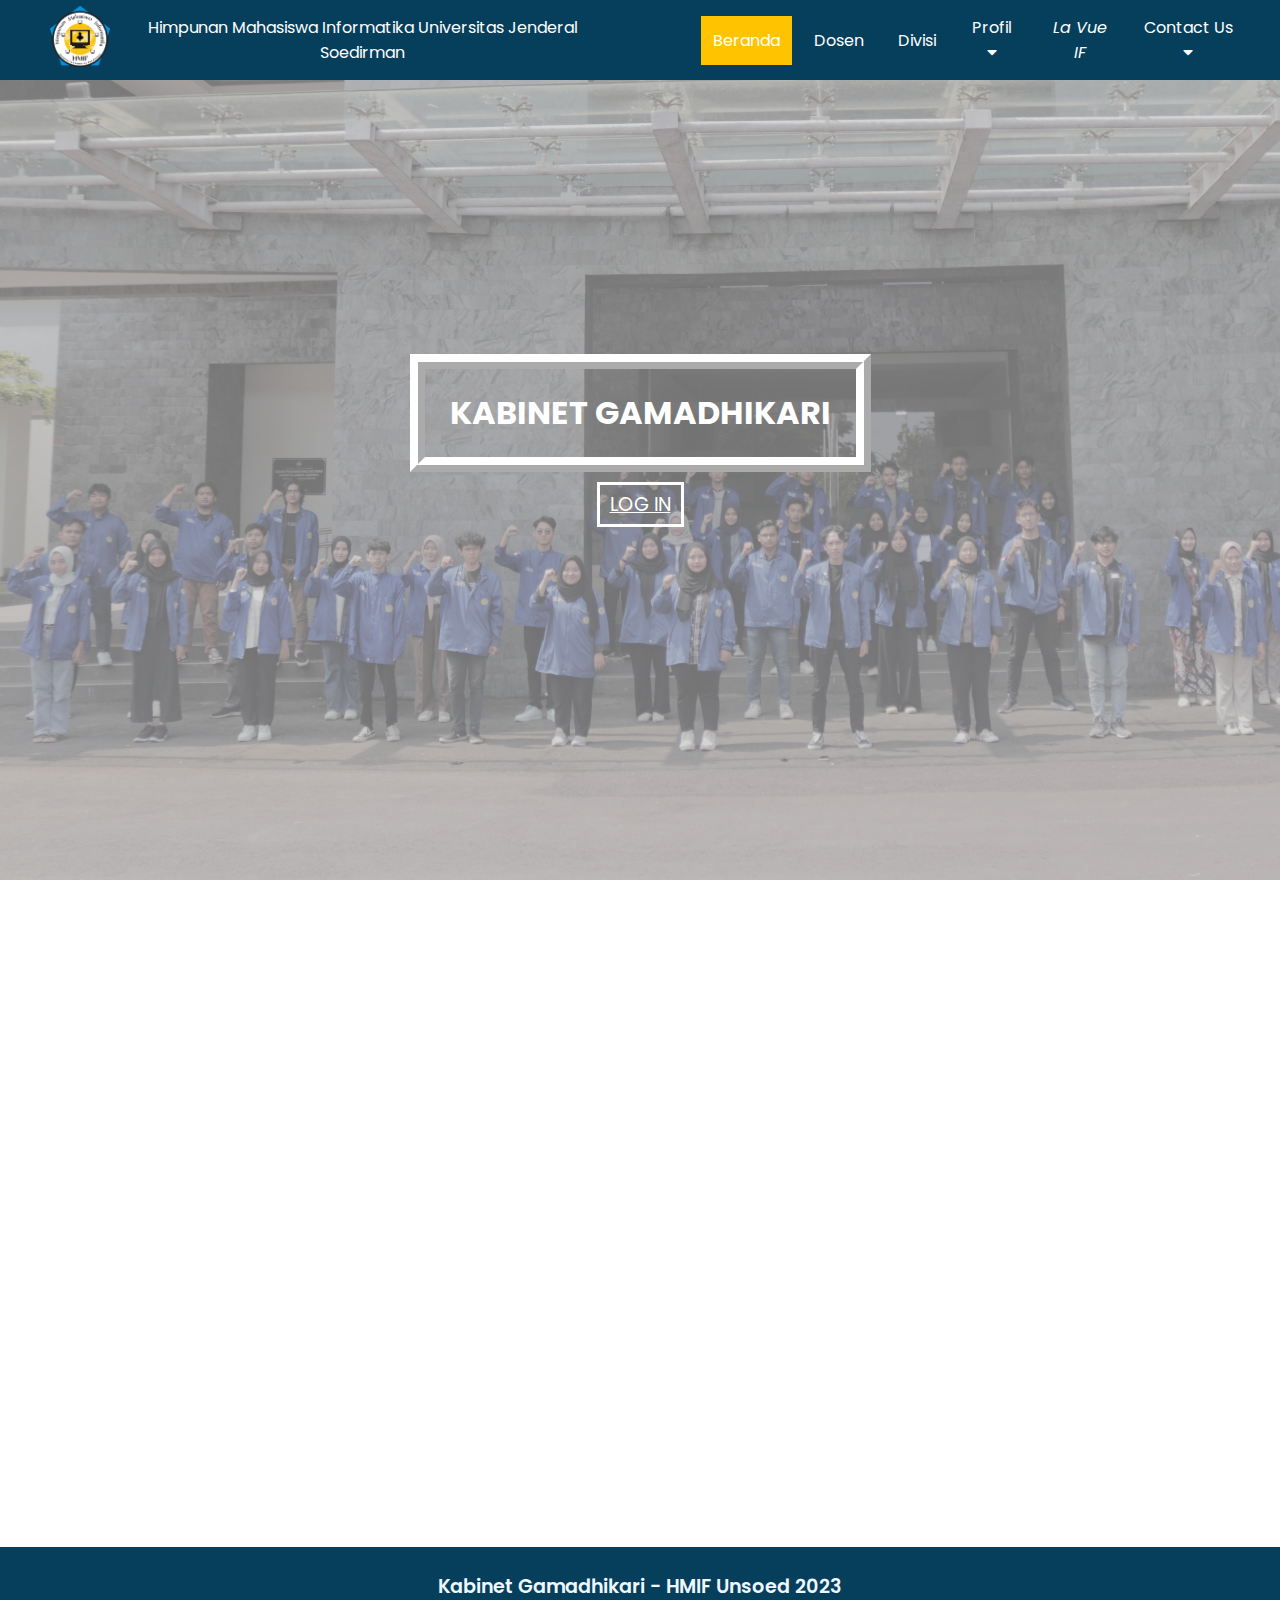
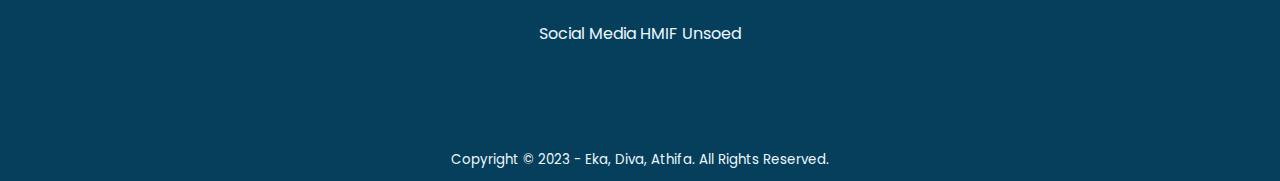
<file: index.html>
<!DOCTYPE html>
<html>
<head>

	<link rel="stylesheet" type="text/css" href="navbar.css">
    <link rel="stylesheet" type="text/css" href="style.css">
	<link rel="stylesheet" type="text/css" href="https://cdnjs.cloudflare.com/ajax/libs/font-awesome/5.13.0/css/all.min.css">
	<link rel="shortcut icon" href="logo.png">
    <link rel="preconnect" href="https://fonts.googleapis.com">
    <link rel="preconnect" href="https://fonts.gstatic.com" crossorigin>
    <link href="https://fonts.googleapis.com/css2?family=Poppins:wght@500;800&display=swap" rel="stylesheet">
    <script src="https://code.jquery.com/jquery-3.5.1.min.js" integrity="sha256-9/aliU8dGd2tb6OSsuzixeV4y/faTqgFtohetphbbj0=" crossorigin="anonymous"></script>
    <title>HMIF UNSOED</title>
    
    <style type="text/css">
        
    </style>
</head>
<body>
    <div class="fContainer">
        <!-- TOPBAR -->
        <nav class="wrapper">
            <div class="logo">
                <div><img src="logo.png" style="width: 60px;" alt=""></div>
                <div class="title">Himpunan Mahasiswa Informatika Universitas Jenderal Soedirman</div>
            </div>
            <ul class="navigation">
                <li class="active"><a href="index.html">Beranda</a></li>
                <li><a href="dosen.html">Dosen</a></li>
                <li><a href="divisi.html">Divisi</a></li>
                <div class="dropdown">
                    <button class="dropbtn">Profil 
                    <i class="fa fa-caret-down"></i>
                    </button>
                    <div class="dropdown-content">
                    <a href="sejarah.html">Sejarah HMIF</a>
                    <a href="kabinet.html">Kabinet</a>
                    </div>
                </div>
                <li><a href="lvi.html"><i>La Vue IF</i></a></li>
                <div class="dropdown">
                    <button class="dropbtn">Contact Us 
                      <i class="fa fa-caret-down"></i>
                    </button>
                    <div class="dropdown-content">
                      <a href="contact.html">Contact</a>
                      <a href="team.html">Team</a>
                    </div>
                </div>
            </ul>
        </nav>
        <!-- BANNER HIMA -->
        <section class="banner tile">
            <h1>KABINET GAMADHIKARI</h1>
            <a href="login.html">LOG IN</a>
        </section>
        <!-- HOME PAGE -->
        <div class="filosofi tile">
                <div class="kirihome tile">
                    <img src="gamadhikari.png" width="60%">
                </div>
                <div class="kananhome tile">
                <div class="gamadhikari"><h1>GAMADHIKARI</h1></div> 
                    <div class="konten">
                        <p class="konten">
                            <p ><h2>Arti Gamadhikari-</h2></p>
                            Memiliki arti perjalanan istimewa, dengan harapan semoga HMIF selama satu periode ini pengurusnya menjalani perjalanan dengan istimewa,
                            dengan perjalanan yang mereka lalui sampai akhir mereka merasa kalau perjalanan mereka itu istimewa <br>
                        
                            <p class="filos"><h2>Filosofi Logo-</h2></p>
                            Burung merupakan hewan yang melambangkan sebuah perjalanan panjang. Hal ini menginterpretasikan perjalanan istimewa yang akan HMIF 
                            lewati selama satu kepengurusan. 8 gerigi mewakili 8 divisi HMIF Unsoed yang terus bergerak dan bekerja keras terus menerus untuk 
                            mencapai tujuan bersama. Warna biru melambangkan hubungan profesionalitas, percaya diri, kecerdasan dan simbol kekuatan. Sedangkan 
                            warna kuning melambangkan kreatifitas, kecerdasan, inovatif dan bijaksana yang harapannya bisa dimiliki oleh pengurus HMIF Unsoed 2023.
                        </p>
                
                    </div>
                </div>
        </div>
        <!-- SCRIPT ANIMASI -->
        <script>
            let elementsArray = document.querySelectorAll(".tile");
            console.log(elementsArray);
            window.addEventListener('scroll', fadeIn ); 
            function fadeIn() {
                for (var i = 0; i < elementsArray.length; i++) {
                    var elem = elementsArray[i]
                    var distInView = elem.getBoundingClientRect().top - window.innerHeight + 20;
                    if (distInView < 0) {
                        elem.classList.add("inView");
                    } else {
                        elem.classList.remove("inView");
                    }
                }
            }
            fadeIn();
          </script>
        <!-- FOOTER -->
            <div class="footer">
                <div class="footer-content">
                    <p class="footer-title">Kabinet Gamadhikari - HMIF Unsoed 2023</p>
                    <p class="footer-isi">Social Media HMIF Unsoed</p>
                    <div class="social-media">
                    <ul class="sosmed">
                        <li><a href="https://youtube.com/@HMIFUnsoed"><i class="fab fa-youtube fa-2x"></i></a></li>
                        <li><a href="https://www.tiktok.com/@hmifunsoed?_t=8cd3JTBdD73&_r=1"><i class="fab fa-tiktok fa-2x"></i></a></li>
                        <li><a href="https://instagram.com/hmifunsoed?igshid=MzRlODBiNWFlZA=="><i class="fab fa-instagram fa-2x"></i></a></li>
                    </ul>
                </div>
                <div class="cop">
                <small>Copyright &copy; 2023 - Eka, Diva, Athifa. All Rights Reserved.</small> 
            </div>

    </div>
    
</body>
</html>
</file>
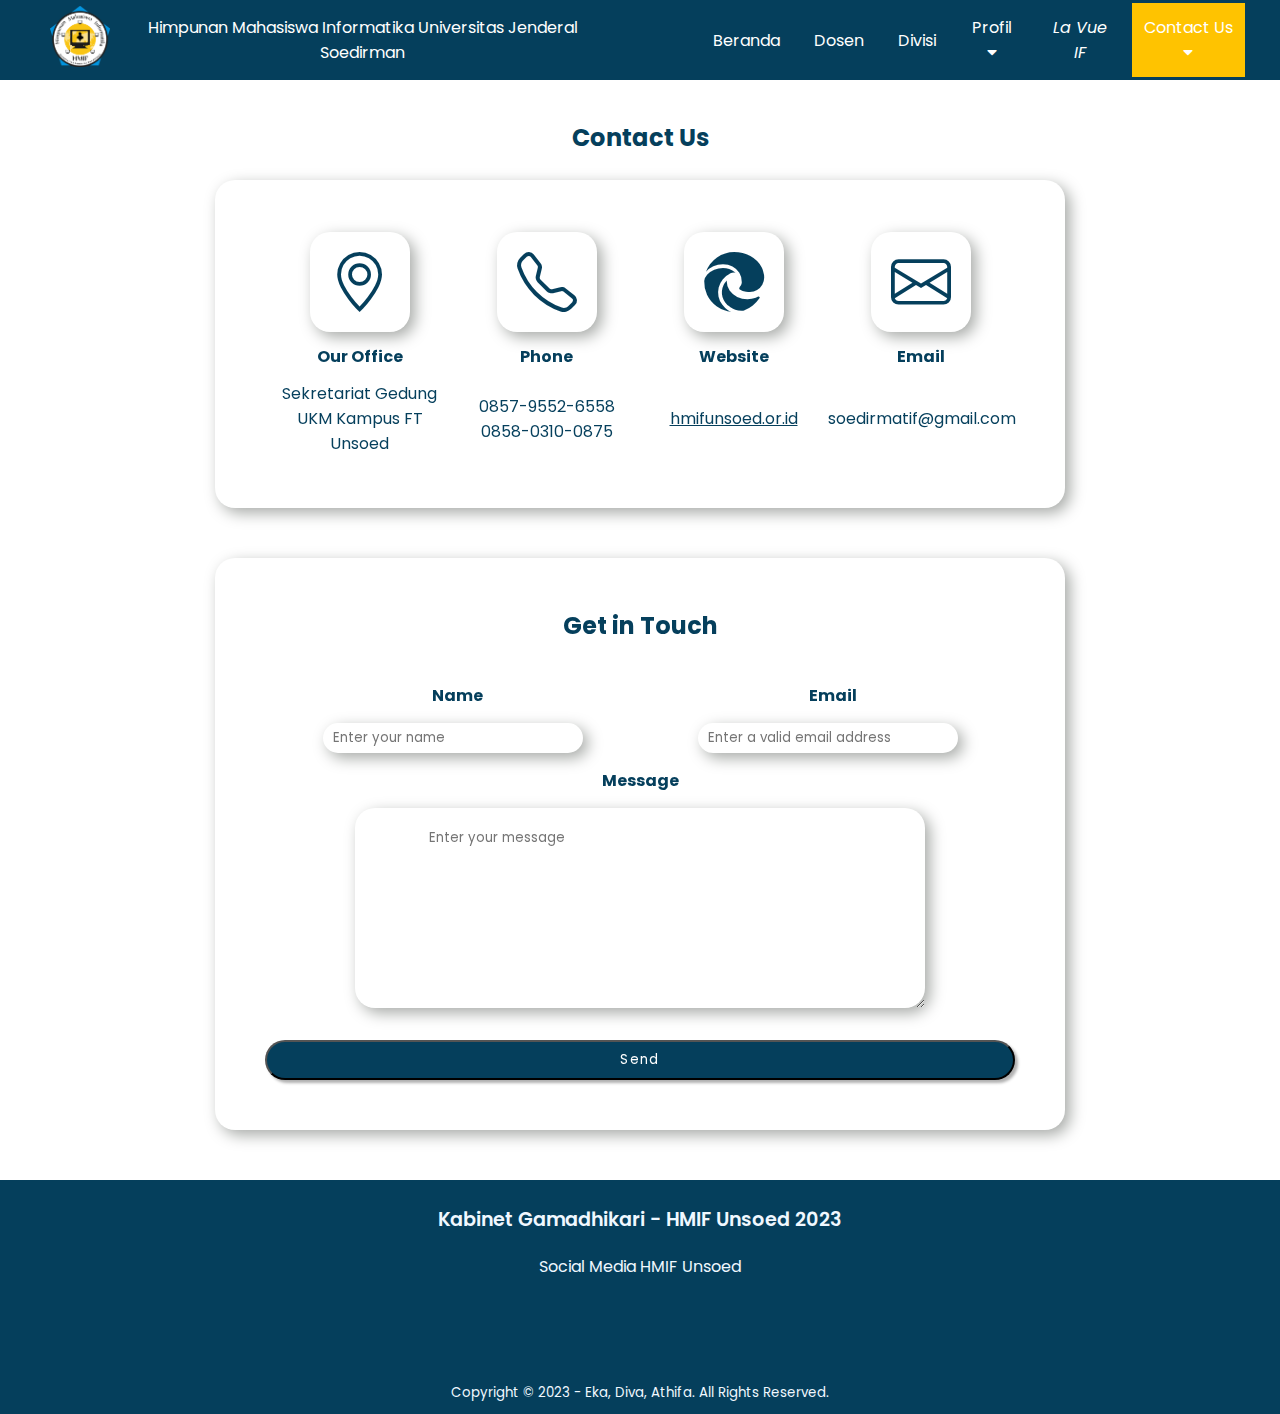
<file: contact.html>
<!DOCTYPE html>
<html>
<head>
    <link rel="stylesheet" type="text/css" href="navbar.css">
    <link rel="stylesheet" href="kontak.css">
    <link rel="stylesheet" href="lvi.css">
    <link rel="stylesheet" href="footer.css">
    <link rel="stylesheet" href="https://cdn.jsdelivr.net/npm/bootstrap-icons@1.10.5/font/bootstrap-icons.css">
	<link rel="stylesheet" type="text/css" href="https://cdnjs.cloudflare.com/ajax/libs/font-awesome/5.13.0/css/all.min.css">
	<link rel="shortcut icon" href="logo.png">
    <link rel="preconnect" href="https://fonts.googleapis.com">
    <link rel="preconnect" href="https://fonts.gstatic.com" crossorigin>
    <link href="https://fonts.googleapis.com/css2?family=Poppins:wght@500;800&display=swap" rel="stylesheet">
    <script src="https://code.jquery.com/jquery-3.5.1.min.js" integrity="sha256-9/aliU8dGd2tb6OSsuzixeV4y/faTqgFtohetphbbj0=" crossorigin="anonymous"></script>
    <title>Contact Us</title>
    
    <style type="text/css">
        
    </style>
</head>
<body>
    <div class="fContainer">
        <nav class="wrapper">
            <div class="logo">
                <div><img src="logo.png" style="width: 60px;" alt=""></div>
                <div class="title">Himpunan Mahasiswa Informatika Universitas Jenderal Soedirman</div>
            </div>
            <ul class="navigation">
                <li><a href="index.html">Beranda</a></li>
                <li><a href="dosen.html">Dosen</a></li>
                <li><a href="divisi.html">Divisi</a></li>
                <div class="dropdown">
                    <div class="dropbtn">Profil 
                    <i class="fa fa-caret-down"></i>
                    </div>
                    <div class="dropdown-content">
                    <a href="sejarah.html">Sejarah HMIF</a>
                    <a href="kabinet.html">Kabinet</a>
                    </div>
                </div>
                <li><a href="lvi.html"><i>La Vue IF</i></a></li>
                <div class="dropdown">
                    <div class="active">
                        <div class="dropbtn">Contact Us 
                        <i class="fa fa-caret-down"></i>
                        </div>
                        <div class="dropdown-content">
                        <a href="contact.html">Contact</a>
                        <a href="team.html">Team</a>
                        </div>
                    </div>
                </div>
            </ul>
        </nav>
        <div class="labeljudul center tile">
            <H2>Contact Us</H2><br>
        </div>
        <div class="container tile">
            <table>
                    <tr>
                        <td>
                            <div class="bi bi-geo-alt item" style="font-size: 60px;">
                            </div>
                        </td>
                        <td>
                            <div class="bi bi-telephone item" style="font-size: 60px;">
                            </div>
                        </td>
                        <td>
                            <div class="bi bi-browser-edge item" style="font-size: 60px;">
                            </div>
                        </td>
                        <td>
                            <div class="bi bi-envelope item" style="font-size: 60px;">
                            </div>
                        </td>
                    </tr>
                    <tr>
                        <td>
                            <div class="center">
                                <h4>Our Office</h4>
                            </div>
                        </td>
                        <td>
                            <div class="center">
                                <h4>Phone</h4>
                            </div>
                        </td>
                        <td>
                            <div class="center">
                                <h4>Website</h4>
                            </div>
                            
                        </td>
                        <td>
                            <div class="center">
                                <h4>Email</h4>
                            </div>
                            
                        </td>
                    </tr>
                </tr>
                <tr>
                    <td>
                        <div class="center" id="teksnya">
                            Sekretariat Gedung UKM Kampus FT Unsoed
                        </div>
                    </td>
                    <td>
                        <div class="center">
                            0857-9552-6558 <br>
                            0858-0310-0875
                        </div>
                    </td>
                    <td>
                        <div class="center">
                            <a href="https://www.hmifunsoed.or.id">hmifunsoed.or.id</a>
                        </div>
                    </td>
                    <td>
                        <div class="center">
                            soedirmatif@gmail.com
                        </div>
                    </td>
                </tr>
            </table>
        </div>
    <div class="container tile">
        <div>
          <h2 class="center">Get in Touch</h2>
        </div>
        <br>
        <form class="center" class="form" action="kontak.html" method="post">
          <div class="row">
              <div class="flex">
                <label for="Nama" class="label">Name</label>
                <input class="input" type="text" name="Nama" id="Nama" placeholder="Enter your name" required>
              </div>
              <div class="flex">
                <label for="Email" class="label">Email</label>
                <input class="input" type="email" name="email" id="email" placeholder="Enter a valid email address" required>
              </div>
          </div>
          <div>
            <label for="KritikdanSaran" class="label-kritik">Message</label>
                <textarea class="kritik" name="Komentar" id="kometar" cols="48" rows="10" placeholder="
                Enter your message" required></textarea>
          </div>
          <div>
            <br>
            <button class="btn">Send</button>
          </div>
        </form>
      </div>
      <script>
        let elementsArray = document.querySelectorAll(".tile");
        console.log(elementsArray);
        window.addEventListener('scroll', fadeIn ); 
        function fadeIn() {
            for (var i = 0; i < elementsArray.length; i++) {
                var elem = elementsArray[i]
                var distInView = elem.getBoundingClientRect().top - window.innerHeight + 20;
                if (distInView < 0) {
                    elem.classList.add("inView");
                } else {
                    elem.classList.remove("inView");
                }
            }
        }
        fadeIn();
      </script>

<div class="footer">
    <div class="footer-content">
        <p class="footer-title">Kabinet Gamadhikari - HMIF Unsoed 2023</p>
        <p class="footer-isi">Social Media HMIF Unsoed</p>
        <div class="social-media">
        <ul class="sosmed">
            <li><a href="https://youtube.com/@HMIFUnsoed"><i class="fab fa-youtube fa-2x"></i></a></li>
            <li><a href="https://www.tiktok.com/@hmifunsoed?_t=8cd3JTBdD73&_r=1"><i class="fab fa-tiktok fa-2x"></i></a></li>
            <li><a href="https://instagram.com/hmifunsoed?igshid=MzRlODBiNWFlZA=="><i class="fab fa-instagram fa-2x"></i></a></li>
        </ul>
    </div>
    <div class="cop">
    <small>Copyright &copy; 2023 - Eka, Diva, Athifa. All Rights Reserved.</small> 
</div>
</body>
</html>
</file>
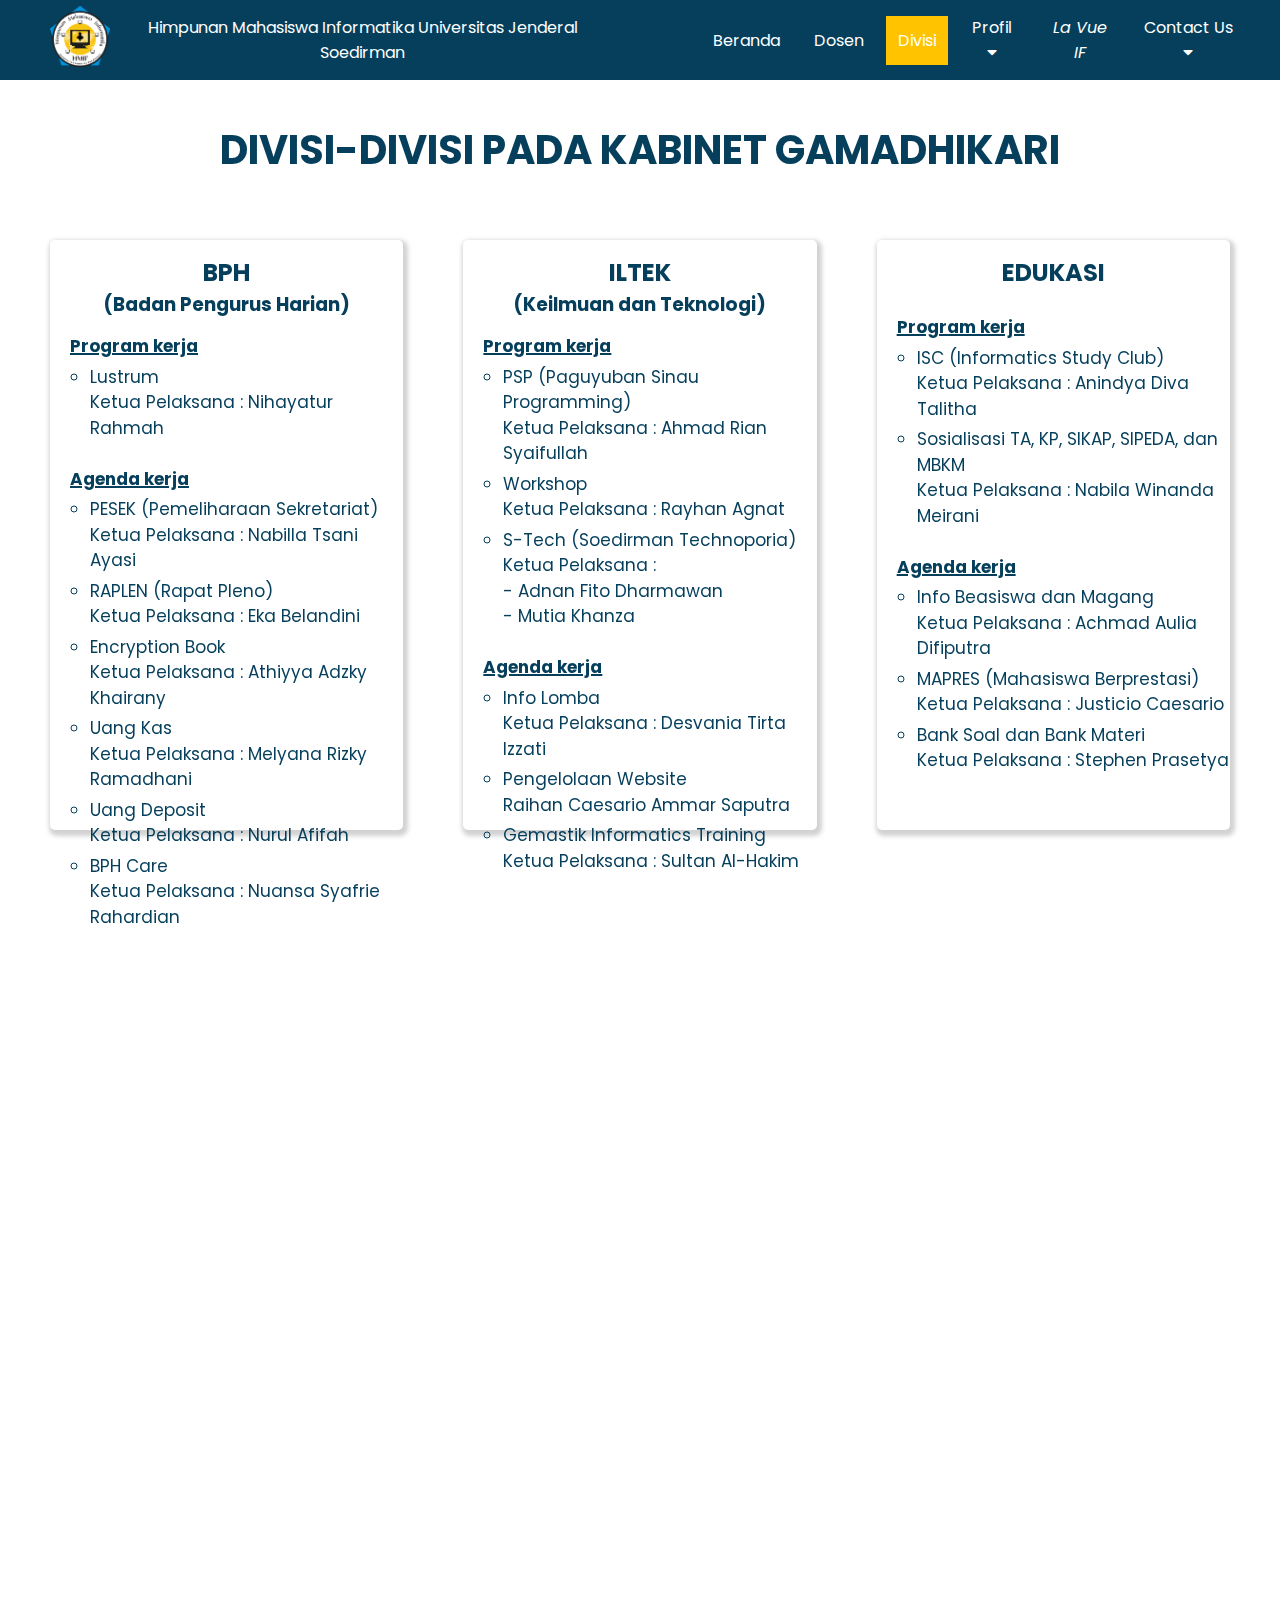
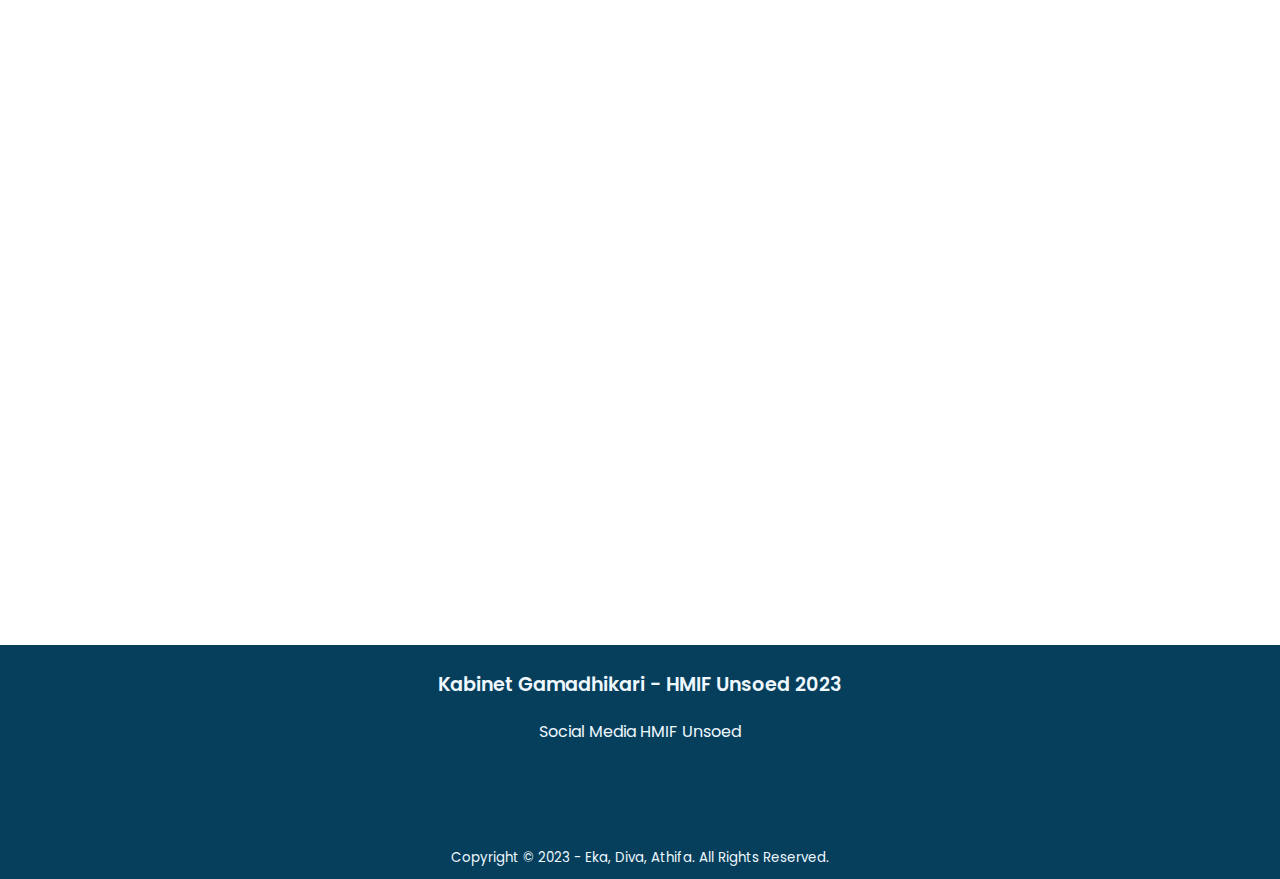
<file: divisi.html>
<!DOCTYPE html>
<html>
<head>
    
	<link rel="stylesheet" type="text/css" href="style.css">
	<link rel="stylesheet" type="text/css" href="navbar.css">
    <link rel="stylesheet" type="text/css" href="footer.css">
    <link rel="stylesheet" type="text/css" href="https://cdnjs.cloudflare.com/ajax/libs/font-awesome/5.13.0/css/all.min.css">
	<link rel="shortcut icon" href="logo.png">
    <link rel="preconnect" href="https://fonts.googleapis.com">
    <link rel="preconnect" href="https://fonts.gstatic.com" crossorigin>
    <link href="https://fonts.googleapis.com/css2?family=Poppins:wght@500;800&display=swap" rel="stylesheet">
    <script src="https://code.jquery.com/jquery-3.5.1.min.js" integrity="sha256-9/aliU8dGd2tb6OSsuzixeV4y/faTqgFtohetphbbj0=" crossorigin="anonymous"></script>
    <title>Divisi HMIF</title>
    
    <style type="text/css">
        
    </style>
</head>
<body>
        <nav class="wrapper">
            <div class="logo">
                <div><img src="logo.png" style="width: 60px;" alt=""></div>
                <div class="title">Himpunan Mahasiswa Informatika Universitas Jenderal Soedirman</div>
            </div>
            <ul class="navigation">
                <li><a href="index.html">Beranda</a></li>
                <li><a href="dosen.html">Dosen</a></li>
                <li class="active"><a href="index.html">Divisi</a></li>
                <div class="dropdown">
                    <button class="dropbtn">Profil 
                    <i class="fa fa-caret-down"></i>
                    </button>
                    <div class="dropdown-content">
                    <a href="sejarah.html">Sejarah HMIF</a>
                    <a href="kabinet.html">Kabinet</a>
                    </div>
                </div>
                <li><a href="lvi.html"><i>La Vue IF</i></a></li>
                <div class="dropdown">
                    <button class="dropbtn">Contact Us 
                    <i class="fa fa-caret-down"></i>
                    </button>
                    <div class="dropdown-content">
                    <a href="contact.html">Contact</a>
                    <a href="team.html">Team</a>
                    </div>
                </div>
            </ul>
        </nav>
        <div class="divisi tile"><h1>DIVISI-DIVISI PADA KABINET GAMADHIKARI</h1></div>
        <div class="direction tile">
            <div class="box tile">
            <h2>BPH</h2>
            <h3>(Badan Pengurus Harian)</h3>
                <div class="textbox">
                <h4>Program kerja</h4>
                    <div class="list">
                        <ul type="circle">
                            <li>Lustrum
                                <p>Ketua Pelaksana : Nihayatur Rahmah </p>
                            </li>
                        </ul>
                    </div><br>
                <h4>Agenda kerja</h4>
                    <div class="list">
                        <ul type="circle">
                            <li>PESEK (Pemeliharaan Sekretariat)
                                <p>Ketua Pelaksana : Nabilla Tsani Ayasi</p>
                            </li>
                            <li>RAPLEN (Rapat Pleno)
                                <p>Ketua Pelaksana : Eka Belandini</p>
                            </li>
                            <li>Encryption Book
                                <p>Ketua Pelaksana : Athiyya Adzky Khairany </p>
                            </li>
                            <li>Uang Kas
                                <p>Ketua Pelaksana : Melyana Rizky Ramadhani</p>
                            </li>
                            <li>Uang Deposit
                                <p>Ketua Pelaksana : Nurul Afifah </p>
                            </li>
                            <li>BPH Care
                                <p>Ketua Pelaksana : Nuansa Syafrie Rahardian</p>
                            </li>
                        </ul>   
                    </div>
                </div>
            </div>
            <div class="box tile">
            <h2>ILTEK</h2>
            <h3>(Keilmuan dan Teknologi)</h3>
                <div class="textbox">
                    <h4>Program kerja</h4>
                    <div class="list">
                        <ul type="circle">
                            <li>PSP (Paguyuban Sinau Programming)
                                <p>Ketua Pelaksana :  Ahmad Rian Syaifullah</p>
                            </li>
                            <li>Workshop
                                <p>Ketua Pelaksana : Rayhan Agnat</p>
                            </li>
                            <li>S-Tech (Soedirman Technoporia)
                                <p>Ketua Pelaksana : <br/>- Adnan Fito Dharmawan<br/>- Mutia Khanza</p>
                            </li>
                        </ul>
                    </div><br>
                    <h4>Agenda kerja</h4>
                        <div class="list">
                            <ul type="circle">
                                <li>Info Lomba
                                    <p>Ketua Pelaksana : Desvania Tirta Izzati</p>
                                </li>
                                <li>Pengelolaan Website
                                    <p>Raihan Caesario Ammar Saputra</p>
                                </li>
                                <li>Gemastik Informatics Training
                                    <p>Ketua Pelaksana : Sultan Al-Hakim</p>
                                </li>
                            </ul>   
                        </div>
                </div>
            </div>
            <div class="box tile">
            <h2>EDUKASI</h2><br>
                <div class="textbox">
                <h4>Program kerja</h4>
                    <div class="list">
                        <ul type="circle">
                            <li>ISC (Informatics Study Club)
                                <p>Ketua Pelaksana : Anindya Diva Talitha</p>
                            </li>
                            <li>Sosialisasi TA, KP, SIKAP, SIPEDA, dan MBKM
                                <p>Ketua Pelaksana : Nabila Winanda Meirani </p>
                            </li>
                        </ul>
                    </div><br>
                <h4>Agenda kerja</h4>
                    <div class="list">
                        <ul type="circle">
                            <li>Info Beasiswa dan Magang
                                <p>Ketua Pelaksana : Achmad Aulia Difiputra</p>
                            </li>
                            <li>MAPRES (Mahasiswa Berprestasi)
                                <p>Ketua Pelaksana : Justicio Caesario</p>
                            </li>
                            <li>Bank Soal dan Bank Materi
                                <p>Ketua Pelaksana : Stephen Prasetya </p>
                            </li>
                        </ul>   
                    </div>
                </div>
            </div>
        </div>
        
        <div class="direction tile">
            <div class="box tile">
            <h2>HUMAS</h2>
            <h3>(Hubungan Masyarakat)</h3>
                <div class="textbox">
                <h4>Program kerja</h4>
                    <div class="list">
                        <ul type="circle">
                            <li>Wisuda
                                <p>Ketua Pelaksana : Mochamad Azizan</p>
                            </li>
                            <li>Relasi
                                <p>Ketua Pelaksana : Emma Sarkilla</p>
                            </li>
                            <li>NGOBRAS (Ngobrol Bareng Dosen)
                                <p>Ketua Pelaksana : Nadhifa Zahra Kurniawan</p>
                            </li>
                            <li>PENGMAS (Pengabdian Masyarakat)
                                <p>Ketua Pelaksana : Dila Saputra</p>
                            </li>
                        </ul>
                    </div><br>
                <h4>Agenda kerja</h4>
                    <div class="list">
                        <ul type="circle">
                            <li>LVI (La Vue Informatics)
                                <p>Ketua Pelaksana : Yudith Nico Priambodo</p>
                            </li>
                            <li>Media Partner
                                <p>Ketua Pelaksana : Alifa Nasywa Retno </p>
                            </li>
                        </ul>   
                    </div>
                </div>
            </div>
            <div class="box tile">
            <h2>PSDM</h2>
            <h3>(Pengembangan Sumber Daya Mahasiswa)</h3>
                <div class="textbox">
                    <h4>Program kerja</h4>
                    <div class="list">
                        <ul type="circle">
                            <li>Maskrab Makrab
                                <p>Ketua Pelaksana : Charinta Candrakanti Dewi</p>
                            </li>
                            <li>Training Center
                                <p>Ketua Pelaksana : Mohammad Nafiis Septiano</p>
                            </li>
                            <li>TPS (Training Public Speaking)
                                <p>Ketua Pelaksana : Athifa Nathania </p>
                            </li>
                            <li>HIMAFUN
                                <p>Ketua Pelaksana : Muhammad Levi Asshidiqi</p>
                            </li>
                        </ul>
                    </div><br>
                    <h4>Agenda kerja</h4>
                        <div class="list">
                            <ul type="circle">
                                    <li>ICU (Informatics Control Unit)
                                        <p>Ketua Pelaksana : Adila Zahira Hasyati</p>
                                    </li>
                                    <li>IF Bangga
                                        <p>Ketua Pelaksana : Randhika Rangga</p>
                                    </li>
                            </ul>   
                        </div>
                </div>
            </div>
            <div class="box tile">
            <h2>MEDKOMINFO</h2>
            <h3>(Media Komunikasi dan Informasi)</h3>
                <div class="textbox">
                <h4>Agenda kerja</h4>
                    <div class="list">
                        <ul type="circle">
                            <li>Media Sosial
                                <p>Ketua Pelaksana : Abhirama Rizqi Pratama</p>
                            </li>
                            <li>I-Magz
                                <p>Ketua Pelaksana : Afiftha Ravi Aufa</p>
                            </li>
                            <li>I-Talks
                                <p>Ketua Pelaksana : Aufa Syaihan Azzahidi</p>
                            </li>
                        </ul>   
                    </div>
                </div>
            </div>
        </div>
        
        <div class="direction tile">
            <div class="box tile">
            <h2>MIKAT</h2>
            <h3>(Minat dan Bakat)</h3>
                <div class="textbox">
                <h4>Program kerja</h4>
                    <div class="list">
                        <ul type="circle">
                            <li>IC (Informatics Championship)
                                <p>Ketua Pelaksana : Destian Ardan Alfatanu</p>
                            </li>
                            <li>Pelatihan Desain
                                <p>Ketua Pelaksana : Kintan Kinasih Mahaputri</p>
                            </li>
                        </ul>
                    </div><br>
                <h4>Agenda kerja</h4>
                    <div class="list">
                        <ul type="circle">
                            <li>IA (Informatics Army)
                                <p>Ketua Pelaksana : <br/>- Hamas Izzuddin Fathi (Sport)<br/>- Naufal Althafi Handoyo (E-Sport)<br/> - Agung Wira Pradhana (Seni)</p>
                            </li>
                        </ul>   
                    </div>
                </div>
            </div>
            <div class="box tile">
            <h2>KREUS</h2>
            <h3>(Kreasi dan Usaha)</h3>
                <div class="textbox">
                    <h4>Agenda kerja</h4>
                        <div class="list">
                            <ul type="circle">
                                <li>Infinity Wear
                                    <p>Ketua Pelaksana : <br/>- Sulaiman Alamsyah<br/> - Solani</p>
                                </li>
                                <li>Infinity Project
                                    <p>Ketua Pelaksana : Annisa Raihan Delana</p>
                                </li>
                                <li>Sponsorship
                                    <p>Ketua Pelaksana : Syifa Rahmadani Hemi Syafitri</p>
                                </li>
                                <li>JANTAN (Jajanan Instan)
                                    <p>Ketua Pelaksana : Muhammad Ifan Sidiq Maulana</p>
                                </li>
                            </ul>   
                        </div>
                </div>
            </div>
        </div>
        </div>
    
    <script>
        let elementsArray = document.querySelectorAll(".tile");
        console.log(elementsArray);
        window.addEventListener('scroll', fadeIn ); 
        function fadeIn() {
            for (var i = 0; i < elementsArray.length; i++) {
                var elem = elementsArray[i]
                var distInView = elem.getBoundingClientRect().top - window.innerHeight + 20;
                if (distInView < 0) {
                    elem.classList.add("inView");
                } else {
                    elem.classList.remove("inView");
                }
            }
        }
        fadeIn();
      </script>
    </body>
    </div>
    <br>
    <div class="footer">
        <div class="footer-content">
            <p class="footer-title">Kabinet Gamadhikari - HMIF Unsoed 2023</p>
            <p class="footer-isi">Social Media HMIF Unsoed</p>
            <div class="social-media">
            <ul class="sosmed">
                <li><a href="https://youtube.com/@HMIFUnsoed"><i class="fab fa-youtube fa-2x"></i></a></li>
                <li><a href="https://www.tiktok.com/@hmifunsoed?_t=8cd3JTBdD73&_r=1"><i class="fab fa-tiktok fa-2x"></i></a></li>
                <li><a href="https://instagram.com/hmifunsoed?igshid=MzRlODBiNWFlZA=="><i class="fab fa-instagram fa-2x"></i></a></li>
            </ul>
        </div>
        <div class="cop">
        <small>Copyright &copy; 2023 - Eka, Diva, Athifa. All Rights Reserved.</small> 
        </div>

</html>
</file>
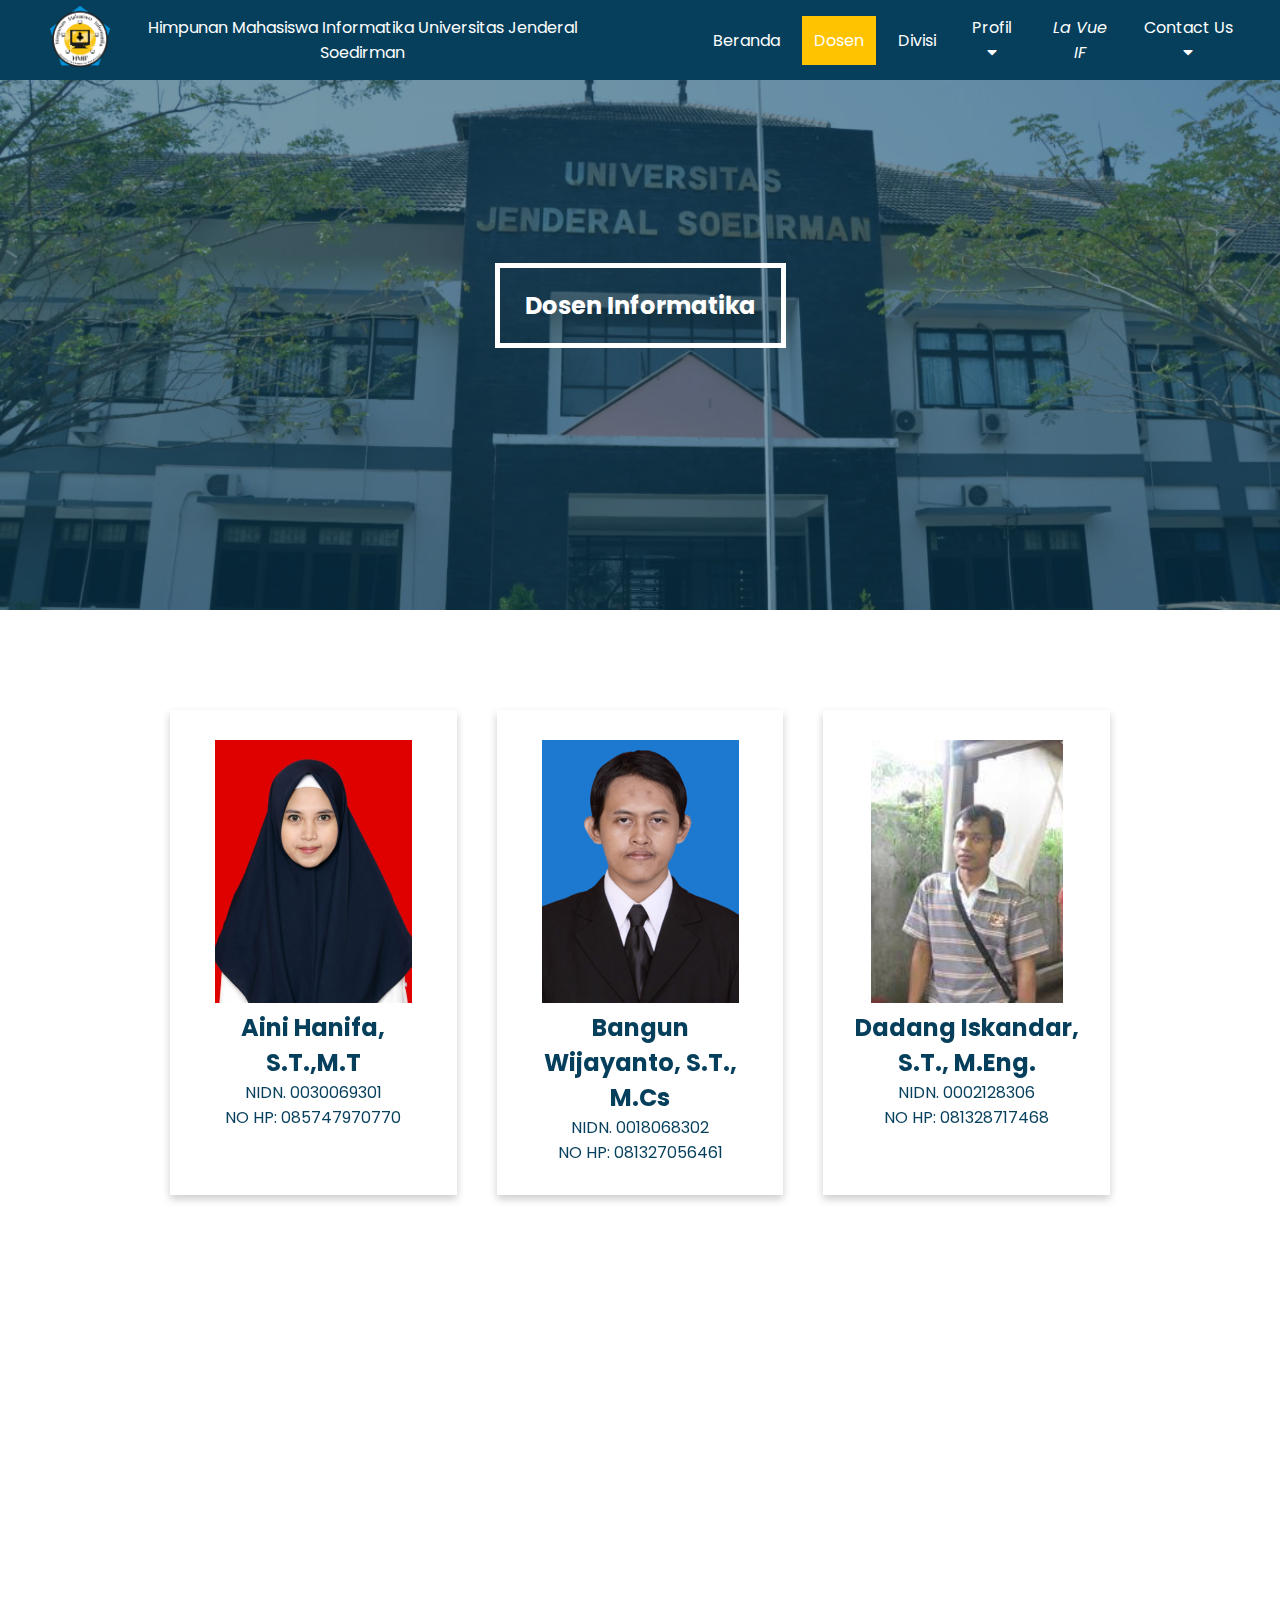
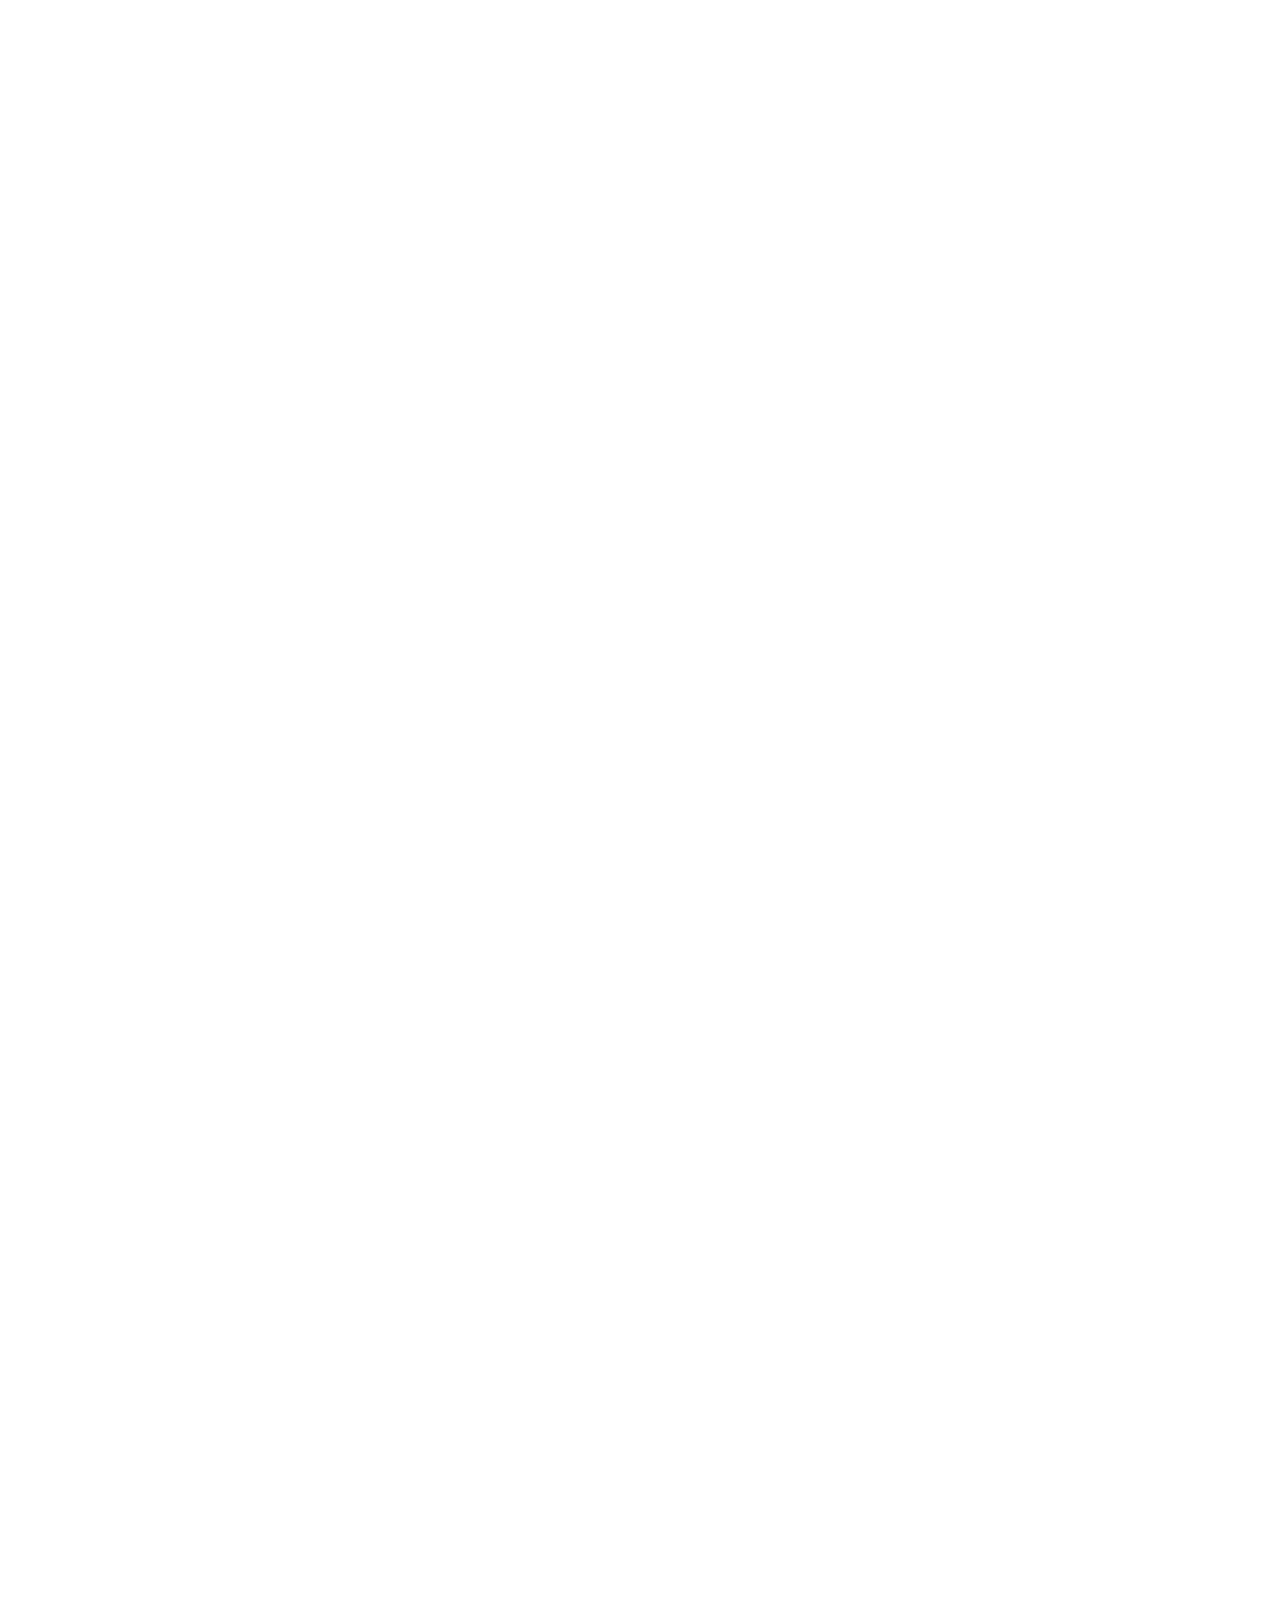
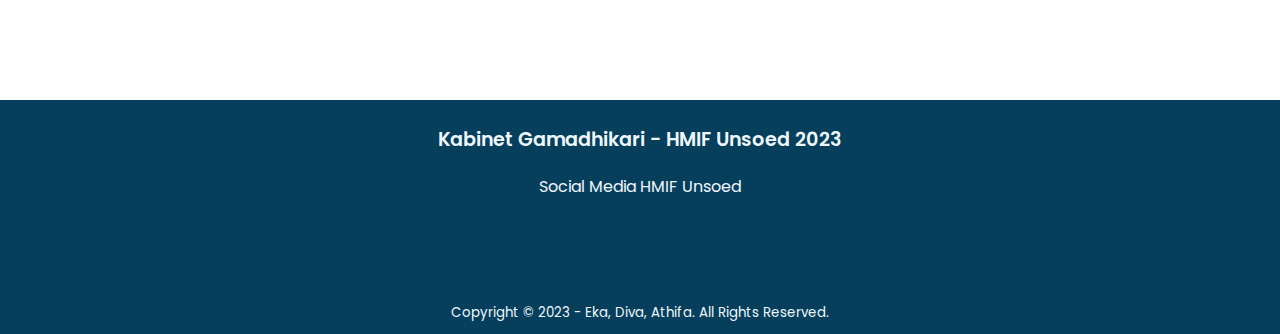
<file: dosen.html>
<!DOCTYPE html>
<html>
<head>
    
	<link rel="stylesheet" type="text/css" href="navbar.css">
    <link rel="stylesheet" type="text/css" href="style.css">
	<link rel="stylesheet" type="text/css" href="https://cdnjs.cloudflare.com/ajax/libs/font-awesome/5.13.0/css/all.min.css">
	<link rel="shortcut icon" href="logo.png">
    <link rel="preconnect" href="https://fonts.googleapis.com">
    <link rel="preconnect" href="https://fonts.gstatic.com" crossorigin>
    <link href="https://fonts.googleapis.com/css2?family=Poppins:wght@500;800&display=swap" rel="stylesheet">
    <script src="https://code.jquery.com/jquery-3.5.1.min.js" integrity="sha256-9/aliU8dGd2tb6OSsuzixeV4y/faTqgFtohetphbbj0=" crossorigin="anonymous"></script>
    <title>Dosen Informatika</title>
    
    <style type="text/css">
        
    </style>
</head>
<body>
    <div class="fContainer">
        <nav class="wrapper">
            <div class="logo">
                <div><img src="logo.png" style="width: 60px;" alt=""></div>
                <div class="title">Himpunan Mahasiswa Informatika Universitas Jenderal Soedirman</div>
            </div>
        <ul class="navigation">
            <li><a href="index.html">Beranda</a></li>
            <li class="active"><a href="index.html">Dosen</a></li>
            <li><a href="divisi.html">Divisi</a></li>
            <div class="dropdown">
                <button class="dropbtn">Profil 
                <i class="fa fa-caret-down"></i>
                </button>
                <div class="dropdown-content">
                <a href="sejarah.html">Sejarah HMIF</a>
                <a href="kabinet.html">Kabinet</a>
                </div>
            </div>
            <li><a href="lvi.html"><i>La Vue IF</i></a></li>
            <div class="dropdown">
                <button class="dropbtn">Contact Us 
                  <i class="fa fa-caret-down"></i>
                </button>
                <div class="dropdown-content">
                  <a href="contact.html">Contact</a>
                  <a href="team.html">Team</a>
                </div>
            </div>
        </ul>
        </nav>

        <section class="banner-dosen tile">
            <h2>Dosen Informatika</h2>
        </section>
        <div class="containerd ">
            <div class="baris1 tile">
                <div class="card tile">
                    <img src="img/dosenaini.png" title="Aini Hanifa, S.T.,M.T"> 
                    <h2>Aini Hanifa, S.T.,M.T</h2>
                    <p>NIDN. 0030069301<br>
                        NO HP: 085747970770</p>
                </div>
                <div class="card tile">
                    <img src="img/dosenbangun.png" title="Bangun Wijayanto, S.T., M.Cs"> 
                    <h2>Bangun Wijayanto, S.T., M.Cs</h2>
                    <p>NIDN. 0018068302<br>
                        NO HP: 081327056461</p>
                </div>
                <div class="card tile">
                    <img src="img/dosendadang.png" title="Dadang Iskandar, S.T., M.Eng."> 
                    <h2>Dadang Iskandar, S.T., M.Eng.</h2>
                    <p>NIDN. 0002128306<br>
                        NO HP: 081328717468</p>
                </div>
            </div>
            <div class="baris2 tile">
                <div class="card tile">
                    <img src="img/dosenedi.png" title="Drs. Eddy Maryanto, M.Cs"> 
                    <h2>Drs. Eddy Maryanto, M.Cs</h2>
                    <p>NIDN. 0010116710<br>
                        NO HP: 081327241912</p>
                </div>
                <div class="card tile">
                    <img src="img/dosenipung.png" title="Ipung Permadi, S.Si., M.Cs"> 
                    <h2>Ipung Permadi, S.Si., M.Cs</h2>
                    <p>NIDN. 0016118303<br>
                        NO HP: 085228840991</p>
                </div>
                <div class="card tile">
                    <img src="img/dosenkelik.png" title="Arief Kelik Nugroho, S.Kom., M.Cs"> 
                    <h2>Arief Kelik Nugroho, S.Kom., M.Cs</h2>
                    <p>NIDN. 0524128502<br>
                        NO HP: 081931779152</p>
                </div>
            </div>

            <div class="baris3 tile">
                <div class="card tile">
                    <img src="img/dosenlasmedi.png" title="Dr. Lasmedi Afuan, S.T., M.Cs."> 
                    <h2>Dr. Lasmedi Afuan, S.T., M.Cs.</h2>
                    <p>NIDN. 0010058503<br>
                        NO HP: 082137371349</p>
                </div>
                <div class="card tile">
                    <img src="img/dosennana.png" title="Nur Chasanah, S.Kom., M.Kom"> 
                    <h2>Nur Chasanah, S.Kom., M.Kom</h2>
                    <p>NIDN. 0013038903<br>
                        NO HP: 081322685699</p>
                </div>
                <div class="card tile">
                    <img src="img/dosennofi.png" title="Nofiyati, S.Kom., M.Kom"> 
                    <h2>Nofiyati, S.Kom., M.Kom</h2>
                    <p>NIDN. 0019088104<br>
                        NO HP: 081388783034</p>
                </div>
            </div>

            <div class="baris4 tile">
                <div class="card tile">
                    <img src="img/dosennurul.png" title="Dr. Nurul Hidayat, S.Pt., M.Kom"> 
                    <h2>Dr. Nurul Hidayat, S.Pt., M.Kom</h2>
                    <p>NIDN. 0017057303<br>
                        NO HP: 08122718132</p>
                </div>
                <div class="card tile">
                    <img src="img/dosenswahesti.png" title="Swahesti Puspita Rahayu, S.Kom., M.T"> 
                    <h2>Swahesti Puspita Rahayu, S.Kom., M.T</h2>
                    <p>NIDN. 0005078105<br>
                        NO HP: 081327558951</p>
                </div>
                <div class="card tile">
                    <img src="img/dosenteguh.png" title="Teguh Cahyono, S.T., M.Kom."> 
                    <h2>Teguh Cahyono, S.T., M.Kom.</h2>
                    <p>NIDN. 0010127405<br>
                        NO HP: 085786055550</p>
                </div>
            </div>
            <div class="baris5 tile">
                <div class="card tile">
                    <img src="img/dosenyogiek.png" title="Yogiek Indra Kurniawan, S.T., M.T. "> 
                    <h2>Yogiek Indra Kurniawan, S.T., M.T.</h2>
                    <p> NIDN. 0612038801<br>
                        NO HP: 085640661444</p>
                </div>
            </div>
        </div>
        <script>
            let elementsArray = document.querySelectorAll(".tile");
            console.log(elementsArray);
            window.addEventListener('scroll', fadeIn ); 
            function fadeIn() {
                for (var i = 0; i < elementsArray.length; i++) {
                    var elem = elementsArray[i]
                    var distInView = elem.getBoundingClientRect().top - window.innerHeight + 20;
                    if (distInView < 0) {
                        elem.classList.add("inView");
                    } else {
                        elem.classList.remove("inView");
                    }
                }
            }
            fadeIn();
          </script>
        
        <div class="footer">
            <div class="footer-content">
                <p class="footer-title">Kabinet Gamadhikari - HMIF Unsoed 2023</p>
                <p class="footer-isi">Social Media HMIF Unsoed</p>
                <div class="social-media">
                <ul class="sosmed">
                    <li><a href="https://youtube.com/@HMIFUnsoed"><i class="fab fa-youtube fa-2x"></i></a></li>
                    <li><a href="https://www.tiktok.com/@hmifunsoed?_t=8cd3JTBdD73&_r=1"><i class="fab fa-tiktok fa-2x"></i></a></li>
                    <li><a href="https://instagram.com/hmifunsoed?igshid=MzRlODBiNWFlZA=="><i class="fab fa-instagram fa-2x"></i></a></li>
                </ul>
        </div>
        <div class="cop">
        <small>Copyright &copy; 2023 - Eka, Diva, Athifa. All Rights Reserved.</small> 
        </div>
    </div>
</body>
</html>
</file>
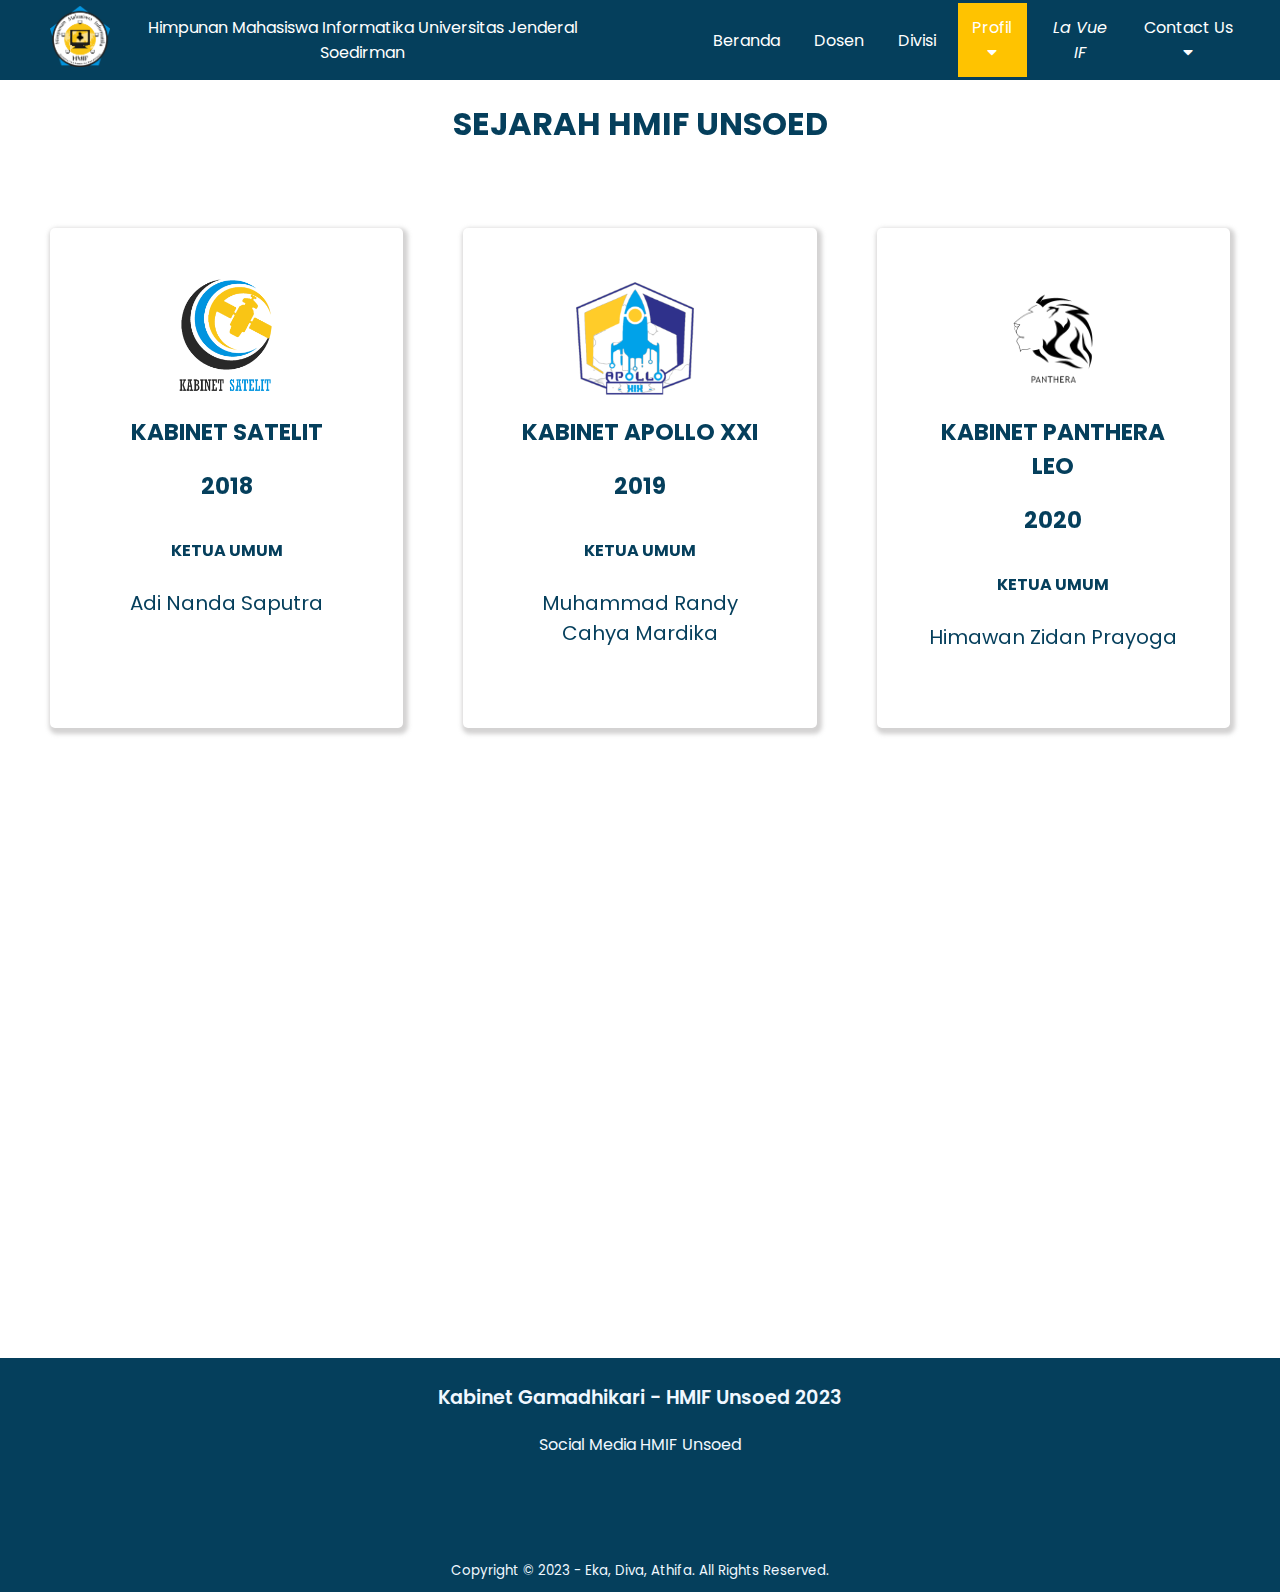
<file: sejarah.html>
<!DOCTYPE html>
<html>
<head>
    
	<link rel="stylesheet" type="text/css" href="style.css">
    <link rel="stylesheet" type="text/css" href="navbar.css">
	<link rel="stylesheet" type="text/css" href="https://cdnjs.cloudflare.com/ajax/libs/font-awesome/5.13.0/css/all.min.css">
	<link rel="shortcut icon" href="logo.png">
    <link rel="preconnect" href="https://fonts.googleapis.com">
    <link rel="preconnect" href="https://fonts.gstatic.com" crossorigin>
    <link href="https://fonts.googleapis.com/css2?family=Poppins:wght@500;800&display=swap" rel="stylesheet">
    <script src="https://code.jquery.com/jquery-3.5.1.min.js" integrity="sha256-9/aliU8dGd2tb6OSsuzixeV4y/faTqgFtohetphbbj0=" crossorigin="anonymous"></script>
    <title>Sejarah HMIF</title>
    
    <style type="text/css">
        
    </style>
</head>
<body>
    <div class="fContainer">
        <nav class="wrapper">
            <div class="logo">
                <div><img src="logo.png" style="width: 60px;" alt=""></div>
                <div class="title">Himpunan Mahasiswa Informatika Universitas Jenderal Soedirman</div>
            </div>
<ul class="navigation">
    <li><a href="index.html">Beranda</a></li>
    <li><a href="dosen.html">Dosen</a></li>
    <li><a href="divisi.html">Divisi</a></li>
    <div class="dropdown" >
        <div class="active">
        <button class="dropbtn" >Profil 
          <i class="fa fa-caret-down"></i>
        </button>
        </div>
        <div class="dropdown-content">
          <a href="sejarah.html">Sejarah HMIF</a>
          <a href="kabinet.html">Kabinet</a>
        </div>
    </div>
    <li><a href="lvi.html"><i>La Vue IF</i></a></li>
    <div class="dropdown">
        <button class="dropbtn">Contact Us 
          <i class="fa fa-caret-down"></i>
        </button>
        <div class="dropdown-content">
          <a href="contact.html">Contact</a>
          <a href="team.html">Team</a>
        </div>
    </div>
</ul>
</nav>
<div class="sejarah tile">
    <h1>SEJARAH HMIF UNSOED</h1>
    <div class="direction tile">
        <div class="sejbox tile">
            <img src="satelit.png">
            <h2>KABINET SATELIT</h2>
            <h3>2018</h3><br/>
            <h4>KETUA UMUM</h4><br/>
            <p>Adi Nanda Saputra</p>
        </div>
        <div class="sejbox tile">
            <img src="apollo XIX.png">
            <h2>KABINET APOLLO XXI</h2>
            <h3>2019</h3><br/>
            <h4>KETUA UMUM</h4><br/>
            <p>Muhammad Randy Cahya Mardika</p>
        </div>
        <div class="sejbox tile">
            <img src="panthera.png">
            <h2>KABINET PANTHERA LEO</h2>
            <h3>2020</h3><br/>
            <h4>KETUA UMUM</h4><br/>
            <p>Himawan Zidan Prayoga</p>
        </div>
    </div>
    <div class="direction tile">
        <div class="sejbox tile">
            <img src="gemintang.png">
            <h2>KABINET GEMINTANG</h2>
            <h3>2021</h3><br/>
            <h4>KETUA UMUM</h4><br/>
            <p>Dimas Rizky Sanjaya</p>
        </div>
        <div class="sejbox tile">
            <img src="arunika.png">
            <h2>KABINET ARUNIKA</h2>
            <h3>2022</h3><br/>
            <h4>KETUA UMUM</h4><br/>
            <p>Fauzan Akmal</p>
        </div>
        <div class="sejbox tile">
            <img src="gamadhikari.png">
            <h2>KABINET GAMADHIKARI</h2>
            <h3>2023</h3><br/>
            <h4>KETUA UMUM</h4><br/>
            <p>Nuansa Syafrie Rahardian</p>
        </div>
    </div>
</div>
<div class="footer">
    <div class="footer-content">
        <p class="footer-title">Kabinet Gamadhikari - HMIF Unsoed 2023</p>
        <p class="footer-isi">Social Media HMIF Unsoed</p>
        <div class="social-media">
        <ul class="sosmed">
            <li><a href="https://youtube.com/@HMIFUnsoed"><i class="fab fa-youtube fa-2x"></i></a></li>
            <li><a href="https://www.tiktok.com/@hmifunsoed?_t=8cd3JTBdD73&_r=1"><i class="fab fa-tiktok fa-2x"></i></a></li>
            <li><a href="https://instagram.com/hmifunsoed?igshid=MzRlODBiNWFlZA=="><i class="fab fa-instagram fa-2x"></i></a></li>
        </ul>
    </div>
    <div class="cop">
    <small>Copyright &copy; 2023 - Eka, Diva, Athifa. All Rights Reserved.</small> 
</div>
<script>
    let elementsArray = document.querySelectorAll(".tile");
    console.log(elementsArray);
    window.addEventListener('scroll', fadeIn ); 
    function fadeIn() {
        for (var i = 0; i < elementsArray.length; i++) {
            var elem = elementsArray[i]
            var distInView = elem.getBoundingClientRect().top - window.innerHeight + 20;
            if (distInView < 0) {
                elem.classList.add("inView");
            } else {
                elem.classList.remove("inView");
            }
        }
    }
    fadeIn();
  </script>
</body>
</html>
</file>
<file: navbar.css>
*, html, body{
	margin: 0;
	padding: 0;
	font-family: "Poppins";
}

.wrapper{
	width: 100%;
	height: 80px;
	position:fixed;
	z-index: 2;
	background-color:#053F5C;
	display: flex;
	align-items: center;
	text-align: center;
	justify-content: space-between;
}
.logo {
	margin: 50px;
	display: flex;
	align-items: center;
	text-align: center;
    justify-content: center;
}

.logo > img{

}

.title{
	margin: 10px;
	color: rgb(255, 255, 255);
	font-size: medium;
	
}
.navigation {
	display: flex;
	justify-content: center;
	align-items: center;
	text-decoration: none;
	margin: 30px;
	overflow: hidden;
	display: fixed;
}
.navigation > li {
	list-style-type: none;
	display: inline-block;
	color: rgb(255, 255, 255);
	text-decoration: none;
	margin: 5px;
}
.navigation > li > a {
	text-decoration: none;
	color: rgb(255, 255, 255);
	align-items: center;
	justify-content: center;
	padding: 12px;
	display: inline-block;
}
.navigation > li > a:hover {
		background-color: #FFC300 ;
		color: #ffffff;
		display: inline-block;
}
.active {
	color :rgba(255, 255, 255, 0.6);
	background-color: #FFC300 ;
	display: inline-block;
	padding: auto;
	margin: auto;
}
.dropdown {
	float: left;
	overflow: hidden;
	margin: 5px;
}
.dropdown .dropbtn {
	font-size: medium;  
	border: none;
	outline: none;
	color: white;
	padding: 12px;
	background-color: inherit;
}
.navbar a:hover, .dropdown:hover .dropbtn {
	background-color: #FFC300;
}
.dropdown-content {
	display: none;
	position: absolute;
	background-color: #f9f9f9;
	min-width: 140px;
	box-shadow: 0px 8px 16px 0px rgba(0,0,0,0.2);
	z-index: 1;
}
.dropdown-content a {
	float: none;
	color: black;
	padding: 12px;
	text-decoration: none;
	display: block;
	text-align: left;
}
.dropdown-content a:hover {
	background-color: #ddd;
	color:#03A9F4;
}
.dropdown:hover .dropdown-content {
	display: block;
}

.tile {
    -webkit-transform: translateY(50px) translateZ(0);
    transform: translateY(50px) translateZ(0);
    -webkit-transition-delay: .5s;
    -o-transition-delay: .5s;
    transition-delay: .5s;
    -webkit-transition: .6s;
    -o-transition: .6s;
    transition: .6s;
    opacity: 0;
}
.bottom-right.inView {
    opacity: 1;
    -webkit-transform: translateY(0px) translateZ(0);
    transform: translateY(0px) translateZ(0);
}
.inView {
    opacity: 1;
    -webkit-transform: translateY(0px) translateZ(0);
    transform: translateY(0px) translateZ(0);
}
</file>
<file: style.css>
*, html, body{
	margin: 0;
	padding: 0;
	font-family: "Poppins";
}

.fContainer{
	width: 100%;
	height: 100vh;
	background-color: white;
	text-align:center;
	align-items: center;
}

.banner {
	height: 80vh;
	background-image: url('hmif.jpg');
	background-size: cover;
	position: relative;
	display: flex;
	flex-direction: column;
	justify-content: center;
	align-items: center;
	color: #fff;
}
.banner:after {
	content:'';
	display: block;
	position: absolute;
	top: 0;
	left: 0;
	right: 0;
	bottom: 0;
	background-color: rgba(184, 184, 184, .6);
}
.banner h1 {
	color: #fff;
	z-index: 1;
	padding: 20px 25px;
	border:15px ridge #fff;
	font-size:xx-large;
	margin-bottom: 10px;
}
.banner > a{
	color: #fff;
	z-index: 1;
	padding: 5px 10px;
	border:3px solid #fff;
	font-size:larger;
}
section {
	padding:80px 0;
}
section h3 {
	text-align: center;
	padding:30px 0;
	color:#FFC300 ;
	margin-bottom: 0px;
}

/* BERANDA */
@media (min-width: 48em) {
.filosofi {
	display: flex;
	text-align: center;
	padding: 60px;
	background-color: white;
}
}
.kirihome{
	padding-top: 55px;
	width: 60%;
}
.kananhome{
	width: 60%;
	color:#053F5C;
	padding: 0px 100px;
}
.gamadhikari {
	font-size:x-large;
	padding-bottom: 10px;
}
.konten{
	text-align: justify;
}
.filos{
	padding-top: 20px;
}

/* DOSEN */

.banner-dosen {
	height: 50vh;
	background-image: url('img/banner-dosen.jpg');
	background-size: cover;
	position: relative;
	display: flex;
	justify-content: center;
	align-items: center;
	color-scheme: solid black;
}

.banner-dosen:after {
	content:'';
	display: block;
	position: absolute;
	top: 0;
	left: 0;
	right: 0;
	bottom: 0;
	background-color: #053f5c8c;
}
.banner-dosen h2 {
	color:#ffffff;
	z-index: 1;
	padding: 20px 25px;
	border: 5px solid ;
}

.containerd{
	padding: 80px 150px 20px 150px;
	margin:auto;
	text-align:center;
	align-items: center;
	text-align: justify;
	color: #053F5C;
	justify-content: center;
}
.baris1{
	display: flex;
}
.card {
	box-shadow: 0 4px 8px 0 rgba(0,0,0,0.2);
	transition: 0.3s;
	width: 40%;
	align-items: center;
	text-align: center;
	padding: 30px;
	margin: 20px;
	justify-content: center;
}  
.card:hover {
	box-shadow: 0 10px 20px 0 rgba(0,0,0,0.2);
}
.baris2{
	display: flex;
}
.baris3{
	display: flex;
}
.baris4{
	display: flex;
}
.baris5{
	margin-left: 18.5%;
	margin-right:18.5% ;
	justify-content: center;
	display: flex;
}


/* FOOTER */
.footer{
	background-color: #053F5C;
	height: auto;
	width: auto;
	text-align: center;
	padding-bottom: 0px;
	position: relative;
}
.cop{
	padding-top:40px;
	padding-bottom: 10px;
}
.footer-content {
	color: aliceblue;
	padding: 25px;
	padding-bottom: 0px;
	text-align: center;
	align-items: center;
}
.footer-title{
	font-weight:550;
	font-size: larger;
}
.footer-isi{
	padding: 20px;
	text-align: center;
	align-items: center;
}
.social-media{
	text-align: center;
	align-items: center;
}
.sosmed{
    display:flex;
    list-style:none;
	align-items: center;
	text-align: center;
	justify-content: center;
}
.sosmed li{
    height:40px;
    width:70px;
    display:flex;
    justify-content:center;
    align-items:center;
    border-radius:50%;
    cursor:pointer;
    position:relative;
}
.fa-tiktok {
	background: url('https://api.iconify.design/fa-brands/tiktok.svg?color=%23eaeaea&width=27') no-repeat center center / contain;
	content: url('https://api.iconify.design/fa-brands/tiktok.svg?color=%23eaeaea&width=27');
}
.fa-youtube{
	background: url('https://api.iconify.design/fa/youtube-play.svg?color=%23eaeaea&width=32') no-repeat center center / contain;
	content: url('https://api.iconify.design/fa/youtube-play.svg?color=%23eaeaea&width=32');
}
.fa-instagram{
	background: url('https://api.iconify.design/fa/instagram.svg?color=%23eaeaea&width=30') no-repeat center center / contain;
	content: url('https://api.iconify.design/fa/instagram.svg?color=%23eaeaea&width=30');
}

/* DIVISI */

.divisi{
	text-align : center;
	margin-bottom: 30px;
	color : #053F5C;
}
.divisi h1{
	padding : 120px 0px 0px 0px;
	text-align : center;
	color:#053F5C;
	font-size:40px;
}
.box{
	position : relative;
	height : 590px;
	width : 550px;
	line-height: 1.5;
	color : #053F5C;
	border-radius : 5px;
	margin-top: 30px; 
	margin-bottom: 30px; 
	margin-left: 30px; 
	margin-right: 30px;
	background : #ffffff;
	box-shadow: 2px 3px 4px 3px rgba(146, 143, 143, 0.4);	
}
.box h2{
	text-align : center;
	padding: 15px 0px 0px 0px; 
}
.box h3{
	text-align : center;
	padding-bottom: 15px;
}
.textbox{
	font-size : 17px;
	margin-left: 20px; 
}
.textbox h4{
	text-decoration: underline 1.5px;
}
.list{
	margin-left : 20px;
	font-size : 17px;
}
.list > ul > li{
	padding-top: 5px;
}
.direction{
	flex-direction : row;
	display : flex;
	align-items : center;
	justify-content : center;
	margin-left: 20px;
	margin-right: 20px;
	margin-bottom: 20px;
}
.direction > h1{
	padding-top: 50px;
}
.sejarah h1{
	text-align : center;
	padding-top: 100px;
	margin-bottom: 50px;
	color:#053F5C;
}
.sejbox{
	position : relative;
	height : 400px;
	width : 300px;
	padding : 50px;
	border-radius : 5px;
	text-align :center;
	color : #053F5C;
	margin-top: 30px; 
	margin-bottom: 30px; 
	margin-left: 30px; 
	margin-right: 30px;
	background : #ffffff;
	box-shadow: 2px 3px 4px 3px rgba(146, 143, 143, 0.4);
}
.sejbox img{
	height : 120px;
}
.sejbox h2{
	font-size : 23px;
	padding : 10px 0;
}
.sejbox h3{
	font-size : 23px;
	padding : 10px 0;
}
.sejbox p{
	font-size : 20px;
}
.borderbox{
	border : 20px #053F5C;
}
.vismisbox{
	position : relative;
	height : 35px;
	width : 60px;
	padding : 20px;
	border-radius : 40px;
	text-align :center;
	color : #053F5C;
	margin-top: 40px; 
	margin-bottom: 10px; 
	background : #ffffff;
	box-shadow: 3px 6px 6px 4px rgba(146, 143, 143, 0.4);
	border: 4px solid #053F5C;	
}
.vismisbox h2{
	font-size : 25px;
}
.isivisimisibox{
	position : relative;
	height : 200px;
	width : 350px;
	padding : 20px;
	border-radius : 20px;
	line-height: 1.5;
	color : #053F5C;
	display: flex;
  	justify-content: center;
  	align-items: center;
	text-align : center;
	margin-top: 40px; 
	margin-bottom: 40px; 
	margin-left: 20px;
	margin-right: 20px;
	background : #ffffff;
	border: 3px solid #053F5C;	
	box-shadow: 3px 6px 6px 4px rgba(146, 143, 143, 0.4);	
}
.visimisi p{
	font-size : 18px;
}
.direction h1{
	margin-top: 80px;
	margin-bottom: 60px;
	color :#053F5C;
	font-size : 30px;
}
.numbox{
	position : relative;
	height : 20px;
	width : 25px;
	padding : 20px;
	border-radius : 20px;
	line-height: 1.5;
	color : #053F5C;
	display: flex;
  	justify-content: center;
  	align-items: center;
	margin-top: 40px; 
	margin-bottom: 10px; 
	margin-left: 15px;
	margin-right: 15px;
	background : #abd4e2;
	border: 3px solid #053F5C;	
	box-shadow: 3px 6px 6px 4px rgba(119, 114, 114, 0.4);
}
.direction2{
	flex-direction: column;
	display : flex;
	align-items: center;
	justify-content : center;
}
.numbox h2{
	font-size : 18px;
	text-align : center;
}
.imagelogo img{
	height : 200px;
	margin-top: 80px;
}
.kabinetbox{
	position : relative;
	height : 50px;
	width : 600px;
	padding : 20px;
	border-radius : 20px;
	line-height: 1.5;
	color : #053F5C;
	display: flex;
  	justify-content: center;
  	align-items: center;
	margin-top: 40px; 
	margin-bottom: 70px; 
	background : #ffffff;
	box-shadow: 3px 6px 6px 4px rgba(146, 143, 143, 0.4);
}
.kabinetbox h2{
	font-size : 30px;
}
.direction2 img{
	height : 200px;
	margin-left: 100px;
	margin-right: 100px;
}
.jabatanbox{
	position : relative;
	height : 80px;
	width : 250px;
	border-radius : 10px;
	line-height: 1.5;
	color : #053F5C;
	display: flex;
  	justify-content: center;
  	align-items: center;
	background : #ffffff;
	box-shadow: 1px 4px 4px 1px rgba(146, 143, 143, 0.4);
}
.jabatanbox h1{
	font-size : 20px;
}
.ketanggota h3{
	margin-top : 30px;
	margin-bottom: 20px;
	text-align : center;
	color : #053F5C;
}
.ketanggota p{
	font-size : 18px;
	margin-bottom: 20px;
	text-align : center;
	color : #053F5C;
}
.anggotabox{
	position : relative;
	height : 400px;
	width : 360px;
	border-radius : 5px;
	margin-top : 30px;
	margin-left : 20px;
	margin-right : 20px;
	display : flex;
	text-align :center;
	justify-content: center;
	color : #053F5C;
	background : #ffffff;
	box-shadow: 2px 3px 4px 3px rgba(146, 143, 143, 0.4);
}

@media (min-width: 48em) {
	.direction{
		flex-direction : row;
		display : flex;
		align-items : center;
		justify-content : center;
	}
	.direction2{
		flex-direction: column;
		display : flex;
		align-items: center;
		justify-content : center;
	}
}
</file>
<file: kontak.css>
.column {
    width: 100%;
    border: 2px solid;
    padding: 0px;
    align-items: center;
  }

.item{
  margin: auto;
  padding: 20px;
  width: 60px;
  height: 60px;
  box-shadow:
  5px 5px 15px #a7aaa7;
  border-radius: 20px;
  background-color: white;
  display: flex;
}

@media (min-width: 48em) {
  .columns {
    display: flex;
    flex-direction: row;
    flex-wrap: nowrap;
    width: 100%;
    width: 1000px;
  }
  table{
    table-layout: fixed;
    overflow-x: auto;
    width: 100%;
  }
  
}

a{
  color: #053f5c;
}

a:hover{
  color: #03A9F4;
}


.card-title {
  font-size: 24px;
  font-weight: bold;
  margin-bottom: 8px;
}

.card-content {
  font-size: 16px;
  color: #333;
}
.card {
  width: 160px;
  height: auto;
  background-color: #f0f0f0;
  border-radius: 10px;
  box-shadow: 0 2px 4px rgba(0, 0, 0, 0.2);
  font-size: larger;
  margin: 20px 0px 20px 20px;
  
}
img{
  width: 170px;
  height: auto;
}

.containercard{
  width: 450px;
  margin: 30px;
  height: auto;
  box-shadow:
  5px 5px 15px #a7aaa7;
  border-radius: 20px;
  background-color: white;
  margin-bottom: 50px;
  margin-top: 80px;
}

.flip-containercard {
  perspective: 1000px;    
}

.flip-containercard-inner {
  width: 100%;
  height: 100%;
  transition: transform 0.6s;
  transform-style: preserve-3d;
}

.flip-containercard:hover .flip-containercard-inner {
  transform: rotateY(180deg);
}

.flip-containercard-front,
.flip-containercard-back {
  position: absolute;
  width: 100%;
  height: 100%;
  backface-visibility: hidden;
}

.flip-containercard-front {
  background-color: #f0f0f0;
}

.flip-containercard-back {
  background-color: #e0e0e0;
  transform: rotateY(180deg);
}
</file>
<file: lvi.css>
*, html, body{
    margin: 0;
    padding: 0;
    font-family: "poppins";
}

.container > p{
    text-indent: 7%;
    text-align: justify;
}

.container{
    margin: auto;
    padding: 50px;
    width: 750px;
    box-shadow:
    5px 5px 15px #a7aaa7;
    border-radius: 20px;
    background-color: white;
    margin-bottom: 50px;
    color: #053f5c;
}

.labeljudul{
    padding-top: 120px;
    padding-bottom: 0px;
    width: auto;
    border-radius: 20px;
    background-color: white;
}

.inikolom{
  position: absolute;
  top: 50%;
  left: 50%;
  transform: translate(-50%, -50%);
  padding: 10px;
}
.container-1{
    margin: auto;
    margin-top: 35px;
    width: 400px;
    box-shadow:
     5px 5px 15px #a7aaa7;
    border-radius: 20px;
    background-color: white;
    margin-bottom: 50px;
}

h1, h2, h3{
    color:#053f5c;
    font-family: "poppins";
}
h4{
    margin: 10px;
    color:#053f5c;
    font-family: "poppins";
}

button{
    box-shadow: none;
    width: 150px;
    height: 30px;
    background-color: #053f5c;
    color: #fff;
    border-radius: 25px;
    box-shadow: 3px 3px 3px #b1b1b1,
        -3px -3px 3px #fff;
    letter-spacing: 1.3px;
}

.row {
    display: flex;
    flex-direction: row;

}
.flex {
    width: 50%;
}

.label {
    font-weight: bold;
    display: block;
    margin: 15px 0px 15px 10px;
}

.input{
    -webkit-border-radius: 20px;
    -moz-border-radius: 20px;
    border-radius: 20px;
    border: 0px;
    width: 250px;
    height: 30px;
    padding-left: 10px;
    box-shadow:
    5px 5px 15px #a7aaa7;
}

.kritik{
    -webkit-border-radius: 20px;
    -moz-border-radius: 20px;
    border-radius: 20px;
    border: 0px;
    padding-left: 10px;
    box-shadow:
    5px 5px 15px #a7aaa7;
}

.btn{
    box-shadow: none;
    width: 100%;
    height: 40px;
    background-color: #053f5c;
    color: #fff;
    border-radius: 25px;
    box-shadow: 3px 3px 3px #b1b1b1,
        -3px -3px 3px #fff;
    letter-spacing: 1.3px;
}

.btn:hover {
    background-color: #008ed4;
}

.label-kritik {
    font-weight: bold;
    display: block;
    margin: 15px 0px 15px 0px;
}

.judul{
    padding: 100px;
    padding-bottom: 30px;
    text-align: center;
    font-weight: bold;
    color: #053f5c;
}

.tile {
    -webkit-transform: translateY(50px) translateZ(0);
    transform: translateY(50px) translateZ(0);
    -webkit-transition-delay: .5s;
    -o-transition-delay: .5s;
    transition-delay: .5s;
    -webkit-transition: .6s;
    -o-transition: .6s;
    transition: .6s;
    opacity: 0;
}
.bottom-right.inView {
    opacity: 1;
    -webkit-transform: translateY(0px) translateZ(0);
    transform: translateY(0px) translateZ(0);
}
.inView {
    opacity: 1;
    -webkit-transform: translateY(0px) translateZ(0);
    transform: translateY(0px) translateZ(0);
}

.center {
    text-align: center;
}

.row > img{
    width: 100px;
    margin: 15px 15px 0px 25px;
}

.bio{
    margin: 52px 0px 52px 15px;
    display: table-cell;
    width: 180px;
    height: 130px;
    padding: 10px;
    vertical-align: middle;
}

.container > ol{
    margin-left: 20px;
}


@media (min-width: 576px) {
    .container {
      max-width: 540px; } }
  @media (min-width: 768px) {
    .container {
      max-width: 720px; } }
  @media (min-width: 992px) {
    .container {
      max-width: 960px; } }
  @media (min-width: 1200px) {
    .container {
      max-width: 1140px; } }
  @media (min-width: 576px) {
    .label {
      max-width: 540px; } }
  @media (min-width: 768px) {
    .label {
      max-width: 720px; } }
  @media (min-width: 992px) {
    .label {
      max-width: 960px; } }
  @media (min-width: 1200px) {
    .label {
      max-width: 1140px; } }
  @media (min-width: 576px) {
    .label-kritik {
      max-width: 540px; } }
  @media (min-width: 768px) {
    .label-kritik {
      max-width: 720px; } }
  @media (min-width: 992px) {
    .label-kritik {
      max-width: 960px; } }
  @media (min-width: 1200px) {
    .label-kritik {
      max-width: 1140px; } }
  @media (min-width: 576px) {
    .kritik {
      max-width: 540px; } }
  @media (min-width: 768px) {
    .kritik {
      max-width: 720px; } }
  @media (min-width: 992px) {
    .kritik {
      max-width: 960px; } }
  @media (min-width: 1200px) {
    .kritik {
      max-width: 1140px; } }
  @media (min-width: 576px) {
    .btn {
      max-width: 540px; } }
  @media (min-width: 768px) {
    .btn {
      max-width: 720px; } }
  @media (min-width: 992px) {
    .btn {
      max-width: 960px; } }
  @media (min-width: 1200px) {
    .btn {
      max-width: 1140px; } }
  @media (min-width: 576px) {
    .input {
      max-width: 540px; } }
  @media (min-width: 768px) {
    .input {
      max-width: 720px; } }
  @media (min-width: 992px) {
    .input {
      max-width: 960px; } }
  @media (min-width: 1200px) {
    .input {
      max-width: 1140px; } }
  @media (min-width: 576px) {
    .container-1 {
      max-width: 540px; } }
  @media (min-width: 768px) {
    .container-1 {
      max-width: 720px; } }
  @media (min-width: 992px) {
    .container-1 {
      max-width: 960px; } }
  @media (min-width: 1200px) {
    .container-1 {
      max-width: 1140px; } }
  @media (min-width: 576px) {
    .row {
      max-width: 540px; } }
  @media (min-width: 768px) {
    .row {
      max-width: 720px; } }
  @media (min-width: 992px) {
    .row {
      max-width: 960px; } }
  @media (min-width: 1200px) {
    .row {
      max-width: 1140px; } }
  @media (min-width: 576px) {
    .flex {
      max-width: 540px; } }
  @media (min-width: 768px) {
    .flex {
      max-width: 720px; } }
  @media (min-width: 992px) {
    .flex {
      max-width: 960px; } }
  @media (min-width: 1200px) {
    .flex {
      max-width: 1140px; } }
  @media (min-width: 576px) {
    .button {
      max-width: 540px; } }
  @media (min-width: 768px) {
    .button {
      max-width: 720px; } }
  @media (min-width: 992px) {
    .button {
      max-width: 960px; } }
  @media (min-width: 1200px) {
    .button {
      max-width: 1140px; } }
</file>
<file: footer.css>
/* FOOTER */
*, html, body{
	margin: 0;
	padding: 0;
	font-family: "Poppins";
}
.footer{
	background-color: #053F5C;
	height: auto;
	width: auto;
	text-align: center;
	padding-bottom: 0px;
    align-items: center;
    position:relative;
}
.cop{
	padding-top:40px;
	padding-bottom: 10px;
}
.footer-content {
	color: aliceblue;
	padding: 25px;
	padding-bottom: 0px;
	text-align: center;
	align-items: center;
    justify-content: center;
}
.footer-title{
	font-weight:550;
	font-size: larger;
}
.footer-isi{
	padding: 20px;
	text-align: center;
	align-items: center;
}
.social-media{
	text-align: center;
	align-items: center;
}
.sosmed{
    display:flex;
    list-style:none;
	align-items: center;
	text-align: center;
	justify-content: center;
}
.sosmed li{
    height:40px;
    width:70px;
    display:flex;
    justify-content:center;
    align-items:center;
    border-radius:50%;
    cursor:pointer;
    position:relative;
}
.fa-tiktok {
	background: url('https://api.iconify.design/fa-brands/tiktok.svg?color=%23eaeaea&width=27') no-repeat center center / contain;
	content: url('https://api.iconify.design/fa-brands/tiktok.svg?color=%23eaeaea&width=27');
}
.fa-youtube{
	background: url('https://api.iconify.design/fa/youtube-play.svg?color=%23eaeaea&width=32') no-repeat center center / contain;
	content: url('https://api.iconify.design/fa/youtube-play.svg?color=%23eaeaea&width=32');
}
.fa-instagram{
	background: url('https://api.iconify.design/fa/instagram.svg?color=%23eaeaea&width=30') no-repeat center center / contain;
	content: url('https://api.iconify.design/fa/instagram.svg?color=%23eaeaea&width=30');
}
</file>
